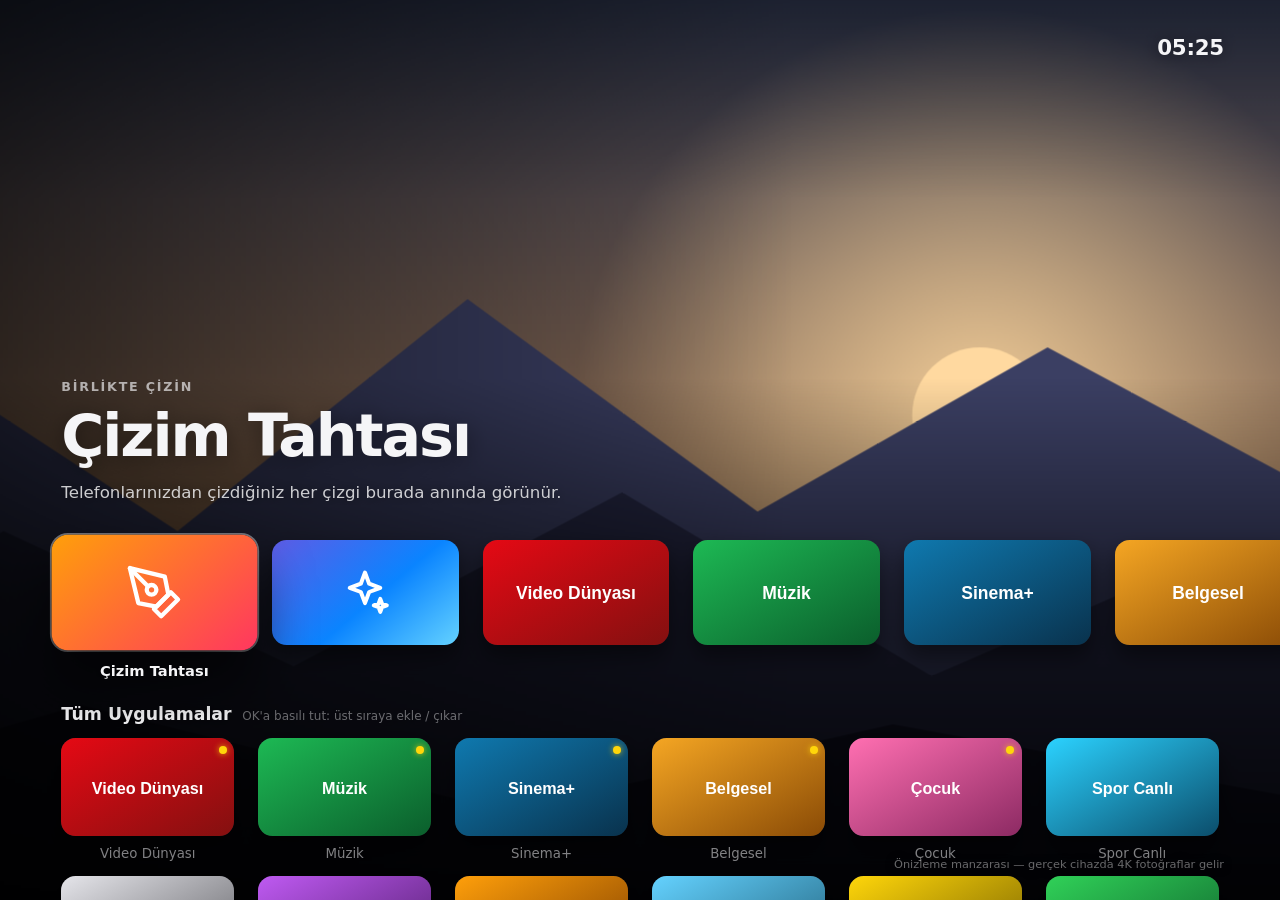
<file: app/src/main/assets/web/index.html>
<!doctype html>
<html lang="tr">
<head>
  <meta charset="utf-8">
  <meta name="viewport" content="width=device-width, initial-scale=1">
  <title>Ev TV</title>
  <link rel="stylesheet" href="tv.css">
</head>
<body>
  <!-- Arka plan: hareketli 4K manzaralar / seçili yapımın sahne görseli -->
  <div id="bg" aria-hidden="true">
    <div class="bg-layer" id="bgA"></div>
    <div class="bg-layer" id="bgB"></div>
    <div class="bg-shade"></div>
  </div>

  <div class="clock" id="clock"><span id="time">--:--</span></div>
  <div class="credit" id="credit"></div>

  <!-- ANA EKRAN -->
  <section id="home" class="screen active">
    <div class="hero" id="hero">
      <div class="hero-kicker" id="heroKicker"></div>
      <h1 class="hero-title" id="heroTitle"></h1>
      <div class="hero-meta" id="heroMeta"></div>
      <p class="hero-sub" id="heroSub"></p>
    </div>
    <div class="rows" id="rows"></div>
  </section>

  <!-- YAPIM DETAYI -->
  <section id="detail" class="screen">
    <div class="detail">
      <div class="hero-kicker" id="dKicker"></div>
      <h1 class="detail-title" id="dTitle"></h1>
      <div class="hero-meta" id="dMeta"></div>
      <p class="detail-sub" id="dSub"></p>
      <div class="detail-actions" id="dActions"></div>
      <p class="detail-note" id="dNote"></p>
    </div>
  </section>

  <!-- ÇİZİM TAHTASI -->
  <section id="draw" class="screen panel-screen">
    <div class="screen-head">
      <h1>Çizim Tahtası</h1>
      <p>Telefonlarınızdan çizin, burada anında görünsün.</p>
    </div>
    <div class="draw-layout">
      <div class="board-frame"><canvas id="board" width="1920" height="1080"></canvas>
        <div class="board-empty" id="boardEmpty">Henüz çizim yok. Telefonla QR'ı okutup başlayın.</div>
      </div>
      <aside class="side-panel">
        <div class="qr-card"><div class="qr" data-qr></div><span>Telefondan çizmek için okut</span></div>
        <button class="btn focusable" data-action="clearBoard">Tahtayı Temizle</button>
        <button class="btn focusable" data-action="home">Ana Ekran</button>
      </aside>
    </div>
  </section>

  <!-- ASİSTAN -->
  <section id="assistant" class="screen panel-screen">
    <div class="screen-head">
      <h1>Asistan</h1>
      <p>Kumandanın mikrofon tuşuna bas ya da telefondan yaz.</p>
    </div>
    <div class="assist-layout">
      <div class="chat" id="chat"></div>
      <aside class="side-panel">
        <div class="notice" id="keyNotice" hidden>Asistan için ChatGPT (ya da Claude) API anahtarı gerekli. QR'ı okut → <b>Ayarlar</b>.</div>
        <div class="qr-card"><div class="qr" data-qr></div><span>Telefondan soru sor</span></div>
        <button class="btn focusable" data-action="voice">🎤  Konuş</button>
        <button class="btn focusable" data-action="toggleTts" id="ttsBtn">🔊  Sesli cevap: Açık</button>
        <button class="btn focusable" data-action="resetChat">Yeni Sohbet</button>
        <button class="btn focusable" data-action="home">Ana Ekran</button>
      </aside>
    </div>
  </section>

  <!-- TELEFON BAĞLA -->
  <section id="connect" class="screen panel-screen">
    <div class="connect">
      <div class="qr-card big"><div class="qr" data-qr></div></div>
      <div class="connect-text">
        <h1>Telefonu Bağla</h1>
        <ol>
          <li>Kamerayla QR kodu okut (telefonun internete bağlı olması yeter).</li>
          <li>Açılan sayfayı ana ekrana ekle; evde de dışarıda da çalışır.</li>
          <li>Çiz, asistana sor. API anahtarını bir kez evden gir.</li>
        </ol>
        <p class="url" id="connectUrl"></p>
        <p class="muted">Eşin de aynı QR'ı okutursa aynı tahtaya birlikte çizersiniz — farklı şehirlerde olsanız bile.</p>
        <button class="btn focusable inline" data-action="home">Ana Ekran</button>
      </div>
    </div>
  </section>

  <!-- GÜNCELLEMELER -->
  <section id="update" class="screen panel-screen">
    <div class="update">
      <h1>Güncellemeler</h1>
      <p class="upd-ver" id="updVer">Kontrol ediliyor…</p>
      <p class="upd-notes" id="updNotes"></p>
      <div class="upd-bar" id="updBarWrap" hidden><i id="updBar"></i></div>
      <p class="upd-msg" id="updMsg"></p>
      <div class="upd-actions">
        <button class="btn focusable inline primary" data-action="doUpdate" id="updBtn" hidden>Şimdi Güncelle</button>
        <button class="btn focusable inline" data-action="checkUpdate">Tekrar Kontrol Et</button>
        <button class="btn focusable inline" data-action="home">Ana Ekran</button>
      </div>
    </div>
  </section>

  <!-- EKRAN KORUYUCU -->
  <div id="saver" aria-hidden="true">
    <div class="saver-clock" id="saverTime"></div>
    <div class="saver-date" id="saverDate"></div>
  </div>

  <div id="toast" role="status"></div>

  <script src="qrcode.js"></script>
  <script src="supabase.js"></script>
  <script src="tv.js"></script>
</body>
</html>
</file>
<file: app/src/main/assets/web/tv.css>
/* Ev TV — tvOS esintili sinematik arayüz. 1rem = ekran genişliği / 96 (1920px'te 20px). */
:root {
  --text: #f5f5f7;
  --muted: rgba(245, 245, 247, .66);
  --faint: rgba(245, 245, 247, .42);
  --glass: rgba(255, 255, 255, .12);
  --glass-strong: rgba(255, 255, 255, .2);
  --stroke: rgba(255, 255, 255, .16);
  --accent: #0a84ff;
  --radius: 1.1rem;
  --ease: cubic-bezier(.2, .8, .2, 1);
  --row-top: 60vh;
}

* { box-sizing: border-box; }
html { font-size: calc(100vw / 96); background: #000; }
body {
  margin: 0; width: 100vw; height: 100vh; overflow: hidden;
  color: var(--text); background: #000;
  font-family: -apple-system, "SF Pro Display", "Inter", "Roboto", "Helvetica Neue", system-ui, sans-serif;
  -webkit-font-smoothing: antialiased; user-select: none; cursor: none;
}
button { font: inherit; color: inherit; }

/* ================================================================ arka plan */
#bg { position: fixed; inset: 0; z-index: 0; overflow: hidden; background: #05060a; }
.bg-layer {
  position: absolute; inset: 0;
  background-size: cover; background-position: center;
  opacity: 0; transition: opacity 1600ms ease;
  will-change: transform, opacity;
}
.bg-layer.on { opacity: 1; }
/* Ken Burns: yavaş yakınlaşma + kayma, yön sırayla değişir */
.bg-layer.kb1 { animation: kb1 34s linear forwards; }
.bg-layer.kb2 { animation: kb2 34s linear forwards; }
.bg-layer.kb3 { animation: kb3 34s linear forwards; }
.bg-layer.kb4 { animation: kb4 34s linear forwards; }
@keyframes kb1 { from { transform: scale(1.04) translate(0, 0); } to { transform: scale(1.16) translate(-2.5%, -1.5%); } }
@keyframes kb2 { from { transform: scale(1.16) translate(2%, 1%); } to { transform: scale(1.04) translate(0, 0); } }
@keyframes kb3 { from { transform: scale(1.05) translate(2%, -1%); } to { transform: scale(1.15) translate(-1%, 1.5%); } }
@keyframes kb4 { from { transform: scale(1.15) translate(-2%, 1%); } to { transform: scale(1.05) translate(1.5%, -1%); } }
.bg-layer.still { animation: none; transform: scale(1.03); }
.bg-shade {
  position: absolute; inset: 0;
  background:
    linear-gradient(90deg, rgba(0,0,0,.62) 0%, rgba(0,0,0,.25) 38%, rgba(0,0,0,0) 62%),
    linear-gradient(180deg, rgba(0,0,0,.35) 0%, rgba(0,0,0,0) 22%, rgba(0,0,0,0) 42%, rgba(0,0,0,.55) 66%, rgba(0,0,0,.9) 100%);
  transition: background 600ms var(--ease);
}
body.deep .bg-shade { background: rgba(0,0,0,.72); }
body.panel .bg-shade { background: rgba(0,0,0,.78); }
body.panel .bg-layer { filter: blur(2.5rem) saturate(1.2); transition: opacity 1600ms ease, filter 600ms ease; }

/* ================================================================ üst bilgiler */
.clock {
  position: fixed; top: 2.6rem; right: 4.2rem; z-index: 6;
  font-size: 1.6rem; font-weight: 600; letter-spacing: -.01em;
  text-shadow: 0 .1rem 1.2rem rgba(0,0,0,.5);
  transition: opacity 400ms var(--ease);
}
.credit {
  position: fixed; right: 4.2rem; bottom: 2rem; z-index: 2;
  max-width: 34rem; text-align: right;
  font-size: .85rem; line-height: 1.4; color: var(--faint);
  text-shadow: 0 .1rem .6rem rgba(0,0,0,.6);
  transition: opacity 600ms var(--ease);
}
body.deep .credit, body.panel .credit, body.media .credit { opacity: 0; }

/* ================================================================ ekranlar */
.screen {
  position: fixed; inset: 0; z-index: 1;
  opacity: 0; visibility: hidden; transform: scale(1.015);
  transition: opacity 400ms var(--ease), transform 500ms var(--ease), visibility 0s linear 400ms;
}
.screen.active {
  opacity: 1; visibility: visible; transform: none;
  transition: opacity 400ms var(--ease), transform 500ms var(--ease);
}

/* ================================================================ hero */
.hero {
  position: absolute; left: 4.6rem; top: 0; height: calc(var(--row-top) - 2.6rem);
  width: 52rem;
  display: flex; flex-direction: column; justify-content: flex-end;
  transition: opacity 450ms var(--ease), transform 450ms var(--ease);
}
.hero.swap { opacity: 0; transform: translateY(.6rem); }
.hero-kicker {
  font-size: .95rem; font-weight: 700; letter-spacing: .14em; text-transform: uppercase;
  color: var(--muted); margin-bottom: .7rem; min-height: 1.2rem;
}
.hero-title {
  margin: 0; font-size: 4.4rem; line-height: 1.12; font-weight: 800; letter-spacing: -.035em;
  text-shadow: 0 .2rem 1.6rem rgba(0,0,0,.4);
  max-width: 48rem;
}
.hero-meta {
  display: flex; flex-wrap: wrap; gap: .5rem .9rem; align-items: center;
  margin-top: .9rem; font-size: 1.05rem; font-weight: 600; color: var(--muted);
}
.hero-meta:empty { display: none; }
.hero-meta .chip {
  padding: .25rem .65rem; border-radius: .45rem;
  background: rgba(255,255,255,.16); color: var(--text); font-size: .9rem; font-weight: 700;
}
.hero-meta .star { color: #ffd60a; }
.hero-sub {
  margin: .8rem 0 0; max-width: 46rem;
  font-size: 1.25rem; line-height: 1.5; color: rgba(245,245,247,.82);
  text-shadow: 0 .1rem .8rem rgba(0,0,0,.5);
  display: -webkit-box; -webkit-line-clamp: 3; -webkit-box-orient: vertical; overflow: hidden;
}
body.deep .hero { opacity: .0; }

/* ================================================================ raflar */
.rows {
  position: absolute; left: 0; right: 0; top: var(--row-top);
  transition: transform 600ms var(--ease);
}
.row { padding: 0 4.6rem; margin-bottom: 2.6rem; transition: opacity 450ms var(--ease); }
.row[data-row=top] { margin-bottom: 4.4rem; }
.row.past { opacity: 0; }
.row-title {
  margin: 0 0 1.1rem; font-size: 1.3rem; font-weight: 700; color: var(--text);
  text-shadow: 0 .1rem .8rem rgba(0,0,0,.5);
}
.row-title small { font-weight: 500; color: var(--faint); font-size: .9rem; margin-left: .8rem; }
.track-clip { overflow: visible; margin: 0 -4.6rem; padding: 0 4.6rem; clip-path: inset(-8rem 0 -6rem 0); }
.track { display: flex; gap: 1.8rem; transition: transform 500ms var(--ease); position: relative; }
.grid { display: grid; grid-template-columns: repeat(6, 1fr); gap: 3rem 1.8rem; position: relative; }
.attrib { padding: 0 4.6rem 30vh; font-size: .8rem; color: var(--faint); }

/* ================================================================ kartlar */
.tile { position: relative; flex: none; transition: transform 320ms var(--ease); }
.tile .art {
  position: relative; overflow: hidden;
  border-radius: var(--radius);
  background: linear-gradient(160deg, #2c2c35, #17171d);
  box-shadow: 0 .8rem 1.6rem rgba(0,0,0,.45);
  display: flex; align-items: center; justify-content: center;
  transition: box-shadow 320ms var(--ease), transform 320ms var(--ease);
}
.tile .art::after {
  content: ""; position: absolute; inset: 0; pointer-events: none;
  background: linear-gradient(115deg, rgba(255,255,255,0) 32%, rgba(255,255,255,.26) 48%, rgba(255,255,255,0) 60%);
  background-size: 250% 100%; background-position: 130% 0; opacity: 0;
  transition: opacity 300ms var(--ease);
}
.tile .label {
  position: absolute; left: 0; right: 0; top: calc(100% + .8rem);
  text-align: center; font-size: 1rem; font-weight: 600;
  white-space: nowrap; overflow: hidden; text-overflow: ellipsis;
  opacity: 0; transform: translateY(-.3rem);
  transition: opacity 250ms var(--ease), transform 250ms var(--ease);
  text-shadow: 0 .1rem .6rem rgba(0,0,0,.6);
}
.tile.focused { z-index: 3; transform: scale(1.1); }
.tile.focused .art {
  box-shadow: 0 2.4rem 3.6rem rgba(0,0,0,.6), 0 0 0 .12rem rgba(255,255,255,.4);
  animation: float 6s ease-in-out infinite;
}
.tile.focused .art::after { opacity: 1; animation: glare 6s ease-in-out infinite; }
.tile.focused .label { opacity: 1; transform: none; }
.tile.pressed { transform: scale(1.03); transition-duration: 120ms; }
@keyframes float {
  0%, 100% { transform: perspective(60rem) rotateX(0) rotateY(0); }
  25% { transform: perspective(60rem) rotateX(2deg) rotateY(-3deg); }
  75% { transform: perspective(60rem) rotateX(-2deg) rotateY(3deg); }
}
@keyframes glare { 0%, 100% { background-position: 130% 0; } 50% { background-position: -30% 0; } }

/* Uygulama kutucukları (TV afişi 16:9) */
.tile.app { width: 14rem; }
.grid .tile.app { width: auto; }
.tile.app .art { aspect-ratio: 16 / 9; }
.tile.app .art img.banner { width: 100%; height: 100%; object-fit: cover; }
.tile.app .art img.icon { width: 36%; height: auto; filter: drop-shadow(0 .3rem .6rem rgba(0,0,0,.35)); }
.tile.app .art .glyph { width: 30%; height: 50%; color: #fff; }
.tile.app .art .letter { font-size: 2.4rem; font-weight: 800; }
.grid .tile.app .label { opacity: .8; transform: none; color: var(--muted); font-weight: 500; }
.grid .tile.app.focused .label { color: var(--text); opacity: 1; }
.tile .fav-dot {
  position: absolute; top: .55rem; right: .55rem; width: .6rem; height: .6rem; border-radius: 50%;
  background: #ffd60a; box-shadow: 0 0 .5rem rgba(255,214,10,.8); display: none; z-index: 1;
}
.grid .tile.is-fav .fav-dot { display: block; }
.art.c-draw { background: linear-gradient(140deg, #ff9f0a 0%, #ff375f 100%); }
.art.c-assistant { background: linear-gradient(140deg, #5e5ce6 0%, #0a84ff 55%, #64d2ff 100%); }
.art.c-connect { background: linear-gradient(140deg, #30d158 0%, #0e8f6b 100%); }
.art.c-settings { background: linear-gradient(140deg, #8e8e93 0%, #3a3a3c 100%); }

/* Film / dizi kartları (yatay sahne görseli + başlık) */
.tile.media { width: 22rem; }
.tile.media .art { aspect-ratio: 16 / 9; background: #1a1a20; }
.tile.media .art img { width: 100%; height: 100%; object-fit: cover; }
.tile.media .art .cap {
  position: absolute; left: 0; right: 0; bottom: 0;
  padding: 2.4rem 1rem .8rem;
  background: linear-gradient(180deg, rgba(0,0,0,0), rgba(0,0,0,.82));
  font-size: 1.05rem; font-weight: 700; line-height: 1.25; text-align: left;
  display: -webkit-box; -webkit-line-clamp: 2; -webkit-box-orient: vertical; overflow: hidden;
}
.tile.media .art .rank {
  position: absolute; top: .6rem; left: .7rem; font-size: .8rem; font-weight: 800;
  padding: .15rem .45rem; border-radius: .35rem; background: rgba(0,0,0,.55);
}

/* ================================================================ detay */
.detail {
  position: absolute; left: 4.6rem; bottom: 5rem; width: 56rem;
}
.detail-title {
  margin: 0; font-size: 5rem; line-height: 1.08; font-weight: 800; letter-spacing: -.035em;
  text-shadow: 0 .3rem 2.4rem rgba(0,0,0,.5);
}
.detail-sub {
  margin: 1.1rem 0 0; font-size: 1.3rem; line-height: 1.55; color: rgba(245,245,247,.86);
  display: -webkit-box; -webkit-line-clamp: 5; -webkit-box-orient: vertical; overflow: hidden;
}
.detail-actions { display: flex; flex-wrap: wrap; gap: 1.1rem; margin-top: 2rem; }
.detail-note { margin-top: 1.2rem; font-size: 1rem; color: var(--faint); min-height: 1.3rem; }

/* ================================================================ düğmeler */
.btn {
  display: block; width: 100%;
  padding: 1.05rem 1.6rem; border-radius: 1rem; border: 0;
  background: var(--glass); color: var(--text);
  font-size: 1.2rem; font-weight: 700; text-align: center;
  backdrop-filter: blur(2rem); -webkit-backdrop-filter: blur(2rem);
  transition: transform 220ms var(--ease), background 220ms var(--ease), color 220ms var(--ease), box-shadow 220ms var(--ease);
}
.btn.inline, .detail-actions .btn { width: auto; display: inline-block; }
.btn.focused {
  background: #f5f5f7; color: #111; transform: scale(1.07);
  box-shadow: 0 1.4rem 2.8rem rgba(0,0,0,.5);
}

/* ================================================================ panel ekranları */
.screen-head { padding: 3rem 4.6rem 0; }
.screen-head h1 { margin: 0; font-size: 3rem; font-weight: 800; letter-spacing: -.03em; }
.screen-head p { margin: .5rem 0 0; font-size: 1.3rem; color: var(--muted); }
.side-panel { width: 20rem; flex: none; display: flex; flex-direction: column; gap: 1.1rem; }
.qr-card {
  background: #fff; color: #111; border-radius: 1.2rem; padding: 1.1rem;
  display: flex; flex-direction: column; align-items: center; gap: .7rem;
  font-size: 1rem; font-weight: 700; text-align: center;
  box-shadow: 0 1rem 2.5rem rgba(0,0,0,.35);
}
.qr { width: 12rem; height: 12rem; }
.qr svg { width: 100%; height: 100%; display: block; }
.qr-card.big .qr { width: 26rem; height: 26rem; }
.notice {
  padding: 1rem 1.2rem; border-radius: 1rem;
  background: rgba(255,159,10,.16); border: 1px solid rgba(255,159,10,.45);
  font-size: 1.05rem; line-height: 1.45;
}
.draw-layout { display: flex; flex-direction: row-reverse; gap: 2.5rem; padding: 2rem 4.6rem; align-items: flex-start; }
.board-frame {
  position: relative; flex: 1; aspect-ratio: 16 / 9; max-height: calc(100vh - 13rem);
  border-radius: 1.6rem; overflow: hidden;
  background: radial-gradient(120% 120% at 30% 20%, #1e1e27 0%, #121218 70%);
  border: 1px solid var(--stroke); box-shadow: 0 2rem 4rem rgba(0,0,0,.5);
}
#board { width: 100%; height: 100%; display: block; }
.board-empty {
  position: absolute; inset: 0; display: flex; align-items: center; justify-content: center;
  font-size: 1.5rem; color: var(--muted); pointer-events: none;
}
.assist-layout { display: flex; flex-direction: row-reverse; gap: 2.5rem; padding: 2rem 4.6rem; height: calc(100vh - 9rem); }
.chat {
  flex: 1; overflow: hidden; display: flex; flex-direction: column; justify-content: flex-end; gap: 1.2rem;
  padding: 1rem 1rem 2rem;
  -webkit-mask-image: linear-gradient(180deg, transparent 0, #000 6rem);
  mask-image: linear-gradient(180deg, transparent 0, #000 6rem);
}
.msg {
  max-width: 80%; padding: 1.1rem 1.5rem; border-radius: 1.5rem;
  font-size: 1.55rem; line-height: 1.5; white-space: pre-wrap; animation: rise 400ms var(--ease);
}
.msg.user { align-self: flex-end; background: var(--accent); border-bottom-right-radius: .5rem; }
.msg.assistant { align-self: flex-start; background: var(--glass-strong); backdrop-filter: blur(2rem); border-bottom-left-radius: .5rem; }
.msg.error { align-self: center; background: rgba(255,69,58,.2); font-size: 1.2rem; }
.msg.typing { display: flex; gap: .5rem; padding: 1.3rem 1.6rem; }
.msg.typing i { width: .7rem; height: .7rem; border-radius: 50%; background: var(--text); opacity: .4; animation: blink 1.2s infinite; }
.msg.typing i:nth-child(2) { animation-delay: .2s; }
.msg.typing i:nth-child(3) { animation-delay: .4s; }
.chat-empty { align-self: center; margin: auto; text-align: center; color: var(--muted); font-size: 1.5rem; line-height: 1.6; }
@keyframes blink { 0%, 100% { opacity: .25; } 50% { opacity: 1; } }
@keyframes rise { from { opacity: 0; transform: translateY(1rem); } to { opacity: 1; transform: none; } }
.connect { display: flex; align-items: center; justify-content: center; gap: 5rem; height: 100%; padding: 0 6rem; }
.connect-text { max-width: 40rem; }
.connect-text h1 { margin: 0 0 1.5rem; font-size: 3.4rem; letter-spacing: -.03em; }
.connect-text ol { margin: 0 0 1.5rem; padding-left: 1.8rem; font-size: 1.45rem; line-height: 1.9; }
.connect-text .btn { margin-top: 1rem; padding-left: 3rem; padding-right: 3rem; }
.url { font-family: ui-monospace, "Roboto Mono", monospace; font-size: 1.3rem; background: var(--glass); padding: .7rem 1rem; border-radius: .7rem; display: inline-block; }
.muted { color: var(--muted); font-size: 1.15rem; }

/* ================================================================ güncellemeler */
.update { position: absolute; left: 4.6rem; top: 50%; transform: translateY(-50%); width: 60rem; }
.update h1 { margin: 0 0 1rem; font-size: 3.6rem; font-weight: 800; letter-spacing: -.03em; }
.upd-ver { font-size: 1.6rem; font-weight: 600; margin: 0; }
.upd-notes { font-size: 1.15rem; line-height: 1.55; color: var(--muted); white-space: pre-wrap; max-height: 12rem; overflow: hidden; margin: 1rem 0 0; }
.upd-bar { height: .6rem; border-radius: .3rem; background: var(--glass); overflow: hidden; margin-top: 1.6rem; }
.upd-bar i { display: block; height: 100%; width: 0; background: #f5f5f7; transition: width 300ms var(--ease); }
.upd-msg { min-height: 1.6rem; font-size: 1.15rem; color: var(--muted); margin: 1rem 0 0; }
.upd-actions { display: flex; gap: 1.1rem; margin-top: 1.6rem; }
.btn[hidden] { display: none; }
.art.c-update { background: linear-gradient(140deg, #64d2ff 0%, #0a84ff 50%, #30d158 100%); }
.tile .badge {
  position: absolute; top: -.5rem; right: -.5rem; z-index: 2;
  padding: .2rem .55rem; border-radius: 1rem; background: #ff453a;
  font-size: .8rem; font-weight: 800; box-shadow: 0 .3rem .8rem rgba(0,0,0,.4);
}

/* ================================================================ dokunmatik (telefon/tablet) */
body.touch { cursor: auto; }
body.touch #home .rows {
  bottom: 0; overflow-y: auto; overflow-x: hidden; transform: none !important;
  -webkit-overflow-scrolling: touch; scrollbar-width: none;
}
body.touch #home .rows::-webkit-scrollbar, body.touch .track-clip::-webkit-scrollbar { display: none; }
body.touch .track-clip { overflow-x: auto; clip-path: none; padding-top: 1.2rem; padding-bottom: 3rem; margin-top: -1.2rem; scrollbar-width: none; }
body.touch .track { transform: none !important; }
body.touch .row.past { opacity: 1; }
body.touch .attrib { padding-bottom: 4rem; }
body.touch .tile .label { opacity: 1; transform: none; }

/* ================================================================ ekran koruyucu */
#saver {
  position: fixed; inset: 0; z-index: 8; pointer-events: none;
  opacity: 0; transition: opacity 1200ms ease;
  display: flex; flex-direction: column; justify-content: flex-end;
  padding: 0 4.6rem 4rem;
  background: linear-gradient(180deg, rgba(0,0,0,0) 60%, rgba(0,0,0,.45) 100%);
}
body.saving #saver { opacity: 1; }
body.saving .screen, body.saving .clock { opacity: 0 !important; }
body.saving .credit { opacity: 1; }
.saver-clock { font-size: 6rem; font-weight: 700; letter-spacing: -.03em; text-shadow: 0 .3rem 2rem rgba(0,0,0,.4); }
.saver-date { font-size: 1.5rem; color: var(--muted); text-transform: capitalize; margin-top: .2rem; }

/* ================================================================ bildirim */
#toast {
  position: fixed; left: 50%; bottom: 3rem; z-index: 10;
  transform: translate(-50%, 2rem); opacity: 0;
  padding: 1rem 1.8rem; border-radius: 1.4rem;
  background: rgba(40,40,48,.88); border: 1px solid var(--stroke);
  backdrop-filter: blur(2rem); -webkit-backdrop-filter: blur(2rem);
  font-size: 1.2rem; font-weight: 600;
  transition: opacity 300ms var(--ease), transform 300ms var(--ease);
}
#toast.show { opacity: 1; transform: translate(-50%, 0); }
</file>
